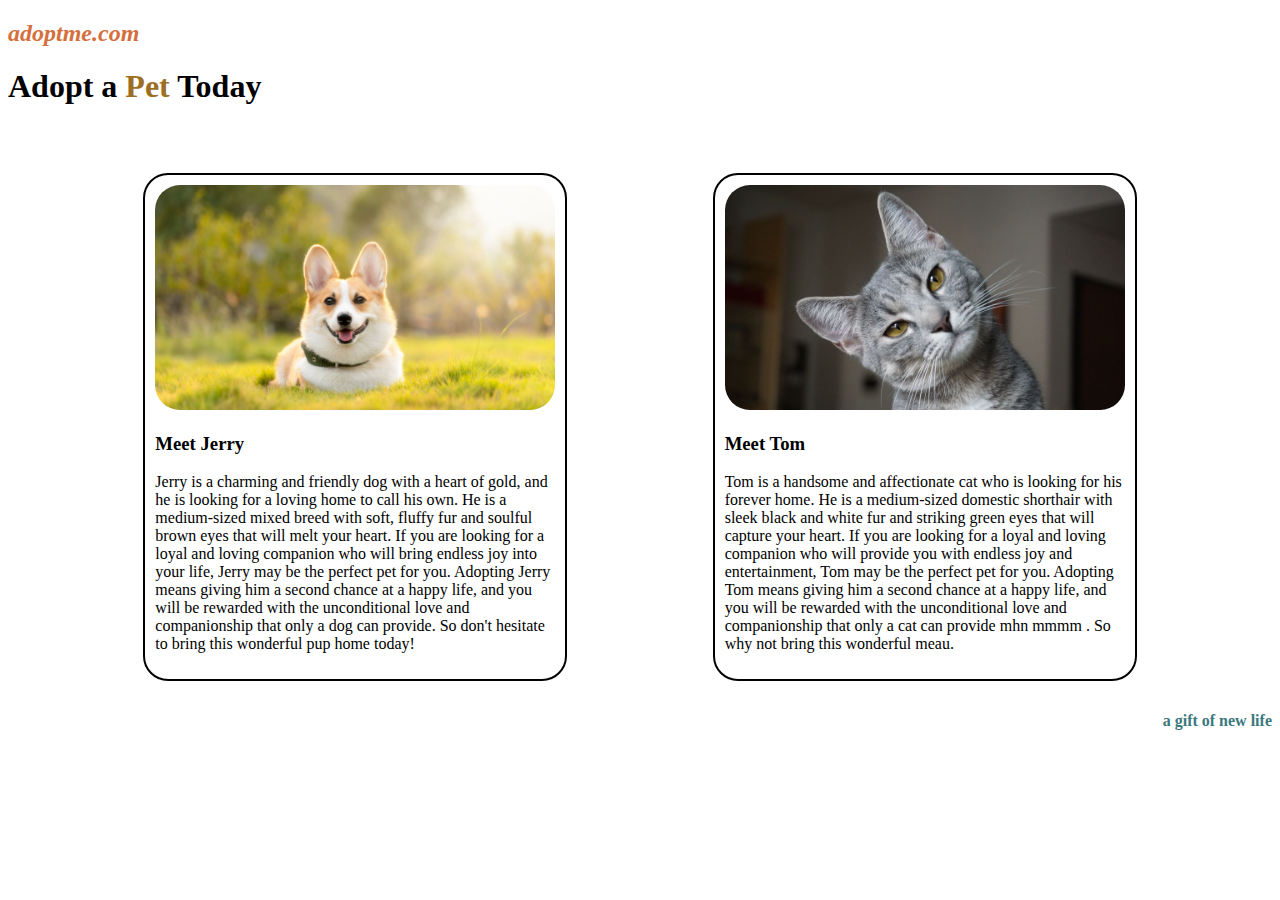
<file: Adoption Page/index.html>
<!DOCTYPE html>
<html lang="en">
  <head>
    <meta charset="UTF-8" />
    <meta http-equiv="X-UA-Compatible" content="IE=edge" />
    <meta name="viewport" content="width=device-width, initial-scale=1.0" />
    <title>CSS</title>
    <link rel="stylesheet" href="style.css" />
  </head>
  <body>
    <h2><i>adoptme.com</i></h2>
    <h1>Adopt a <span>Pet</span> Today</h1>
    <br /><br />
    <div id="pets">
      <div class="card">
        <img src="dog.jpg" alt="jerry" />
        <h3>Meet Jerry</h3>
        <p>
          Jerry is a charming and friendly dog with a heart of gold, and he is
          looking for a loving home to call his own. He is a medium-sized mixed
          breed with soft, fluffy fur and soulful brown eyes that will melt your
          heart. If you are looking for a loyal and loving companion who will
          bring endless joy into your life, Jerry may be the perfect pet for
          you. Adopting Jerry means giving him a second chance at a happy life,
          and you will be rewarded with the unconditional love and companionship
          that only a dog can provide. So don't hesitate to bring this wonderful
          pup home today!
        </p>
      </div>
      <div class="card cat">
        <img src="cat.jpg" alt="tom" />
        <h3>Meet Tom</h3>
        <p>
          Tom is a handsome and affectionate cat who is looking for his forever
          home. He is a medium-sized domestic shorthair with sleek black and
          white fur and striking green eyes that will capture your heart. If you
          are looking for a loyal and loving companion who will provide you with
          endless joy and entertainment, Tom may be the perfect pet for you.
          Adopting Tom means giving him a second chance at a happy life, and you
          will be rewarded with the unconditional love and companionship that
          only a cat can provide mhn mmmm . So why not bring this wonderful meau.
          <!-- feline into your life today? -->
        </p>
      </div>
    </div>
    <h4>a gift of new life</h4>
  </body>
</html>
</file>
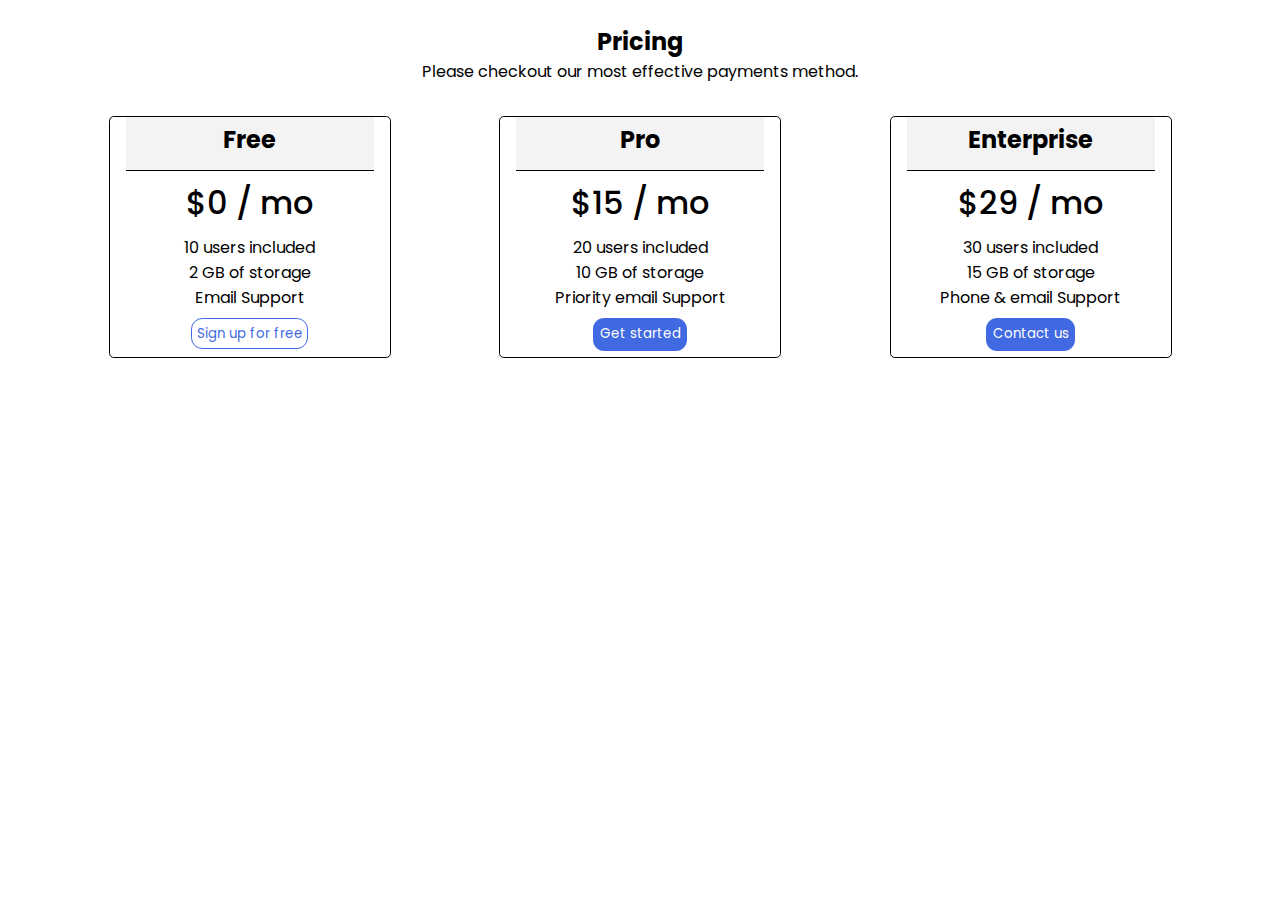
<file: Card-Section/index.html>
<!DOCTYPE html>
<html lang="en">
  <head>
    <meta charset="UTF-8" />
    <meta name="viewport" content="width=device-width, initial-scale=1.0" />
    <title>Card Section</title>
    <link rel="stylesheet" href="style.css" />
    <link rel="preconnect" href="https://fonts.googleapis.com" />
    <link rel="preconnect" href="https://fonts.gstatic.com" crossorigin />
    <link
      href="https://fonts.googleapis.com/css2?family=Poppins:ital,wght@0,100;0,200;0,300;0,400;0,500;0,600;0,700;0,800;0,900;1,100;1,200;1,300;1,400;1,500;1,600;1,700;1,800;1,900&display=swap"
      rel="stylesheet"
    />
  </head>
  <body>
    <div class="header">
      <h2>Pricing</h2>
      <p>Please checkout our most effective payments method.</p>
    </div>
    <div class="main-container">
      <div class="container">
        <nav>Free</nav>
        <div class="content">
          <h3>$0 / mo</h3>
          <p>10 users included</p>
          <p>2 GB of storage</p>
          <p>Email Support</p>
          <button class="btn">Sign up for free</button>
        </div>
      </div>

      <div class="container">
        <nav>Pro</nav>
        <div class="content">
          <h3>$15 / mo</h3>
          <p>20 users included</p>
          <p>10 GB of storage</p>
          <p>Priority email Support</p>
          <button class="btn btn-2">Get started</button>
        </div>
      </div>

      <div class="container b">
        <nav>Enterprise</nav>
        <div class="content">
          <h3>$29 / mo</h3>
          <p>30 users included</p>
          <p>15 GB of storage</p>
          <p>Phone & email Support</p>
          <button class="btn btn-2">Contact us</button>
        </div>
      </div>
    </div>
  </body>
</html>
</file>
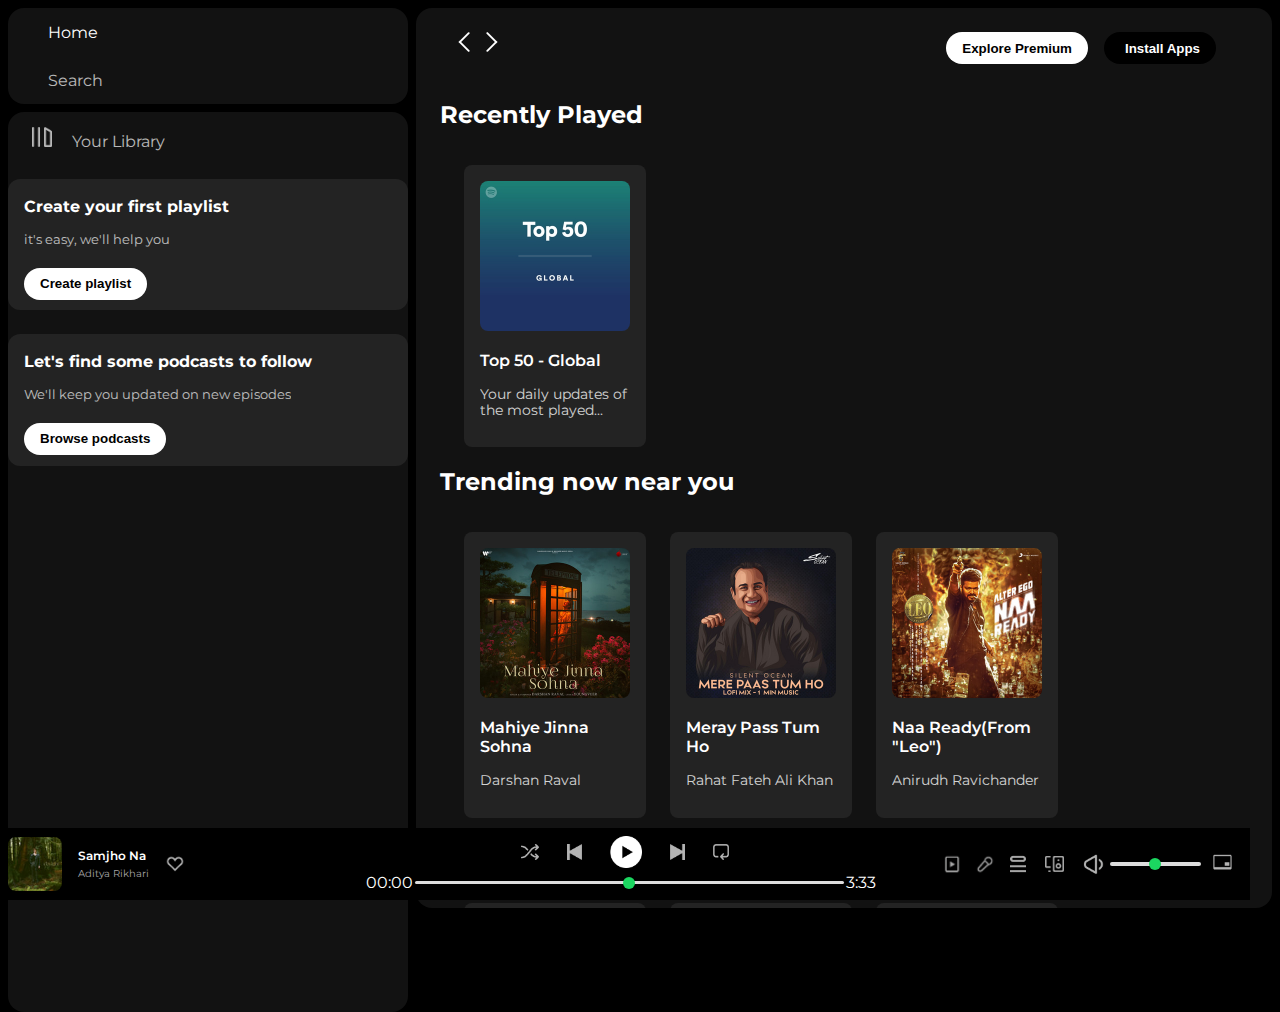
<file: Spotify Clone/index.html>
<!DOCTYPE html>
<html lang="en">
  <head>
    <meta charset="UTF-8" />
    <meta name="viewport" content="width=device-width, initial-scale=1.0" />
    <link
      rel="stylesheet"
      href="https://cdnjs.cloudflare.com/ajax/libs/font-awesome/6.5.1/css/all.min.css"
      integrity="sha512-DTOQO9RWCH3ppGqcWaEA1BIZOC6xxalwEsw9c2QQeAIftl+Vegovlnee1c9QX4TctnWMn13TZye+giMm8e2LwA=="
      crossorigin="anonymous"
      referrerpolicy="no-referrer"
    />
    <link rel="icon" href="/assets/logo.png" />
    <title>Spotify - Web Player: Music for everyone</title>
    <link rel="stylesheet" href="style.css" />
    <link rel="preconnect" href="https://fonts.googleapis.com" />
    <link rel="preconnect" href="https://fonts.gstatic.com" crossorigin />
    <link
      href="https://fonts.googleapis.com/css2?family=Montserrat:ital,wght@0,100..900;1,100..900&display=swap"
      rel="stylesheet"
    />
  </head>
  <body>
    <div class="main">
      <div class="sidebar">
        <div class="nav">
          <div class="nav-option" style="opacity: 1">
            <i class="fa-solid fa-house"></i>
            <a href="#">Home</a>
          </div>
          <div class="nav-option">
            <i class="fa-solid fa-magnifying-glass"></i>
            <a href="#">Search</a>
          </div>
        </div>

        <div class="library">
          <div class="options">
            <div class="lib-option nav-option">
              <img src="assets/library_icon.png" alt="" />
              <a href="#">Your Library</a>
            </div>
            <div class="icons">
              <i class="fa-solid fa-plus"></i>
              <i class="fa-solid fa-arrow-right"></i>
            </div>
          </div>
          <div class="lib-box">
            <div class="box">
              <p class="box-p1">Create your first playlist</p>
              <p class="box-p2">it's easy, we'll help you</p>
              <button class="badge">Create playlist</button>
            </div>
            <div class="box">
              <p class="box-p1">Let's find some podcasts to follow</p>
              <p class="box-p2">We'll keep you updated on new episodes</p>
              <button class="badge">Browse podcasts</button>
            </div>
          </div>
        </div>
      </div>
      <div class="main-content">
        <div class="sticky-nav">
          <div class="sticky-nav-icons">
            <img src="assets/backward_icon.png" alt="" />
            <img src="assets/forward_icon.png" class="hide" alt="" />
          </div>
          <div class="sticky-nav-options">
            <button class="badge nav-item hide">Explore Premium</button>
            <button class="badge nav-item dark-badge">
              <i class="fa-regular fa-circle-down" style="margin-right: 5px"></i
              >Install Apps
            </button>
            <i class="fa-regular fa-user nav-item"></i>
          </div>
        </div>

        <h2>Recently Played</h2>
        <div class="cards-container">
          <div class="card">
            <img src="assets/card1img.jpeg" alt="" class="card-img" />
            <p class="card-title">Top 50 - Global</p>
            <p class="card-info">Your daily updates of the most played...</p>
          </div>
        </div>

        <h2>Trending now near you</h2>
        <div class="cards-container">
          <div class="card">
            <img src="assets/card2img.jpeg" alt="" class="card-img" />
            <p class="card-title">Mahiye Jinna Sohna</p>
            <p class="card-info">Darshan Raval</p>
          </div>
          <div class="card">
            <img src="assets/card3img.jpeg" alt="" class="card-img" />
            <p class="card-title">Meray Pass Tum Ho</p>
            <p class="card-info">Rahat Fateh Ali Khan</p>
          </div>
          <div class="card">
            <img src="assets/card4img.jpeg" alt="" class="card-img" />
            <p class="card-title">Naa Ready(From "Leo")</p>
            <p class="card-info">Anirudh Ravichander</p>
          </div>
        </div>
        <h2>Featured Charts</h2>
        <div class="cards-container">
          <div class="card">
            <img src="assets/card5img.jpeg" alt="" class="card-img" />
            <p class="card-title">Top Songs - Global</p>
            <p class="card-info">Daily updates of the most played songs...</p>
          </div>
          <div class="card">
            <img src="assets/card6img.jpeg" alt="" class="card-img" />
            <p class="card-title">Top Songs - India</p>
            <p class="card-info">India most played songs...</p>
          </div>
          <div class="card">
            <img src="assets/card1img.jpeg" alt="" class="card-img" />
            <p class="card-title">Top 50 - Global</p>
            <p class="card-info">Your daily updates of the most played...</p>
          </div>
        </div>

        <div class="footer">
          <div class="line"></div>
        </div>
      </div>
      <div class="music-player">
        <div class="album">
          <img
            src="assets/album_picture.jpeg"
            class="album-picture"
            width="54"
          />
          <div class="names">
            <div class="song-name">
              <a href="#">Samjho Na</a>
            </div>
            <div class="singer-name">
              <a href="#">Aditya Rikhari</a>
            </div>
          </div>

          <img
            src="assets/album_icon1.png"
            height="20"
            alt=""
            style="opacity: 0.7"
          />
        </div>
        <div class="player">
          <div class="player-controls">
            <img
              src="assets/player_icon1.png"
              class="player-control-icon"
              alt=""
            />
            <img
              src="assets/player_icon2.png"
              class="player-control-icon"
              alt=""
            />
            <img
              src="assets/player_icon3.png"
              class="player-control-icon"
              alt=""
              style="opacity: 1; height: 2rem"
            />
            <img
              src="assets/player_icon4.png"
              class="player-control-icon"
              alt=""
            />
            <img
              src="assets/player_icon5.png"
              class="player-control-icon"
              alt=""
            />
          </div>
          <div class="playback-bar">
            <span class="curr-time">00:00</span>
            <input
              type="range"
              min="0"
              max="100"
              class="progress-bar"
              step="1"
            />
            <span>3:33</span>
          </div>
        </div>
        <div class="controls">
          <img src="assets/controls_icon1.png" alt="" class="control-icons" />
          <img src="assets/controld_icon2.png" alt="" class="control-icons" />
          <img src="assets/controls_icon3.png" alt="" class="control-icons-1" />
          <img src="assets/controls_icon4.png" alt="" class="control-icons-2" />
          <div class="volume-button">
            <img src="assets/controls_icon5.png" class="vol" alt="" />
            <input
              type="range"
              min="0"
              max="100"
              step="5"
              class="progress-bar sm"
            />
          </div>
          <img src="assets/album_icon2.png" alt="" class="control-icons" />
        </div>
      </div>
    </div>
  </body>
</html>
</file>
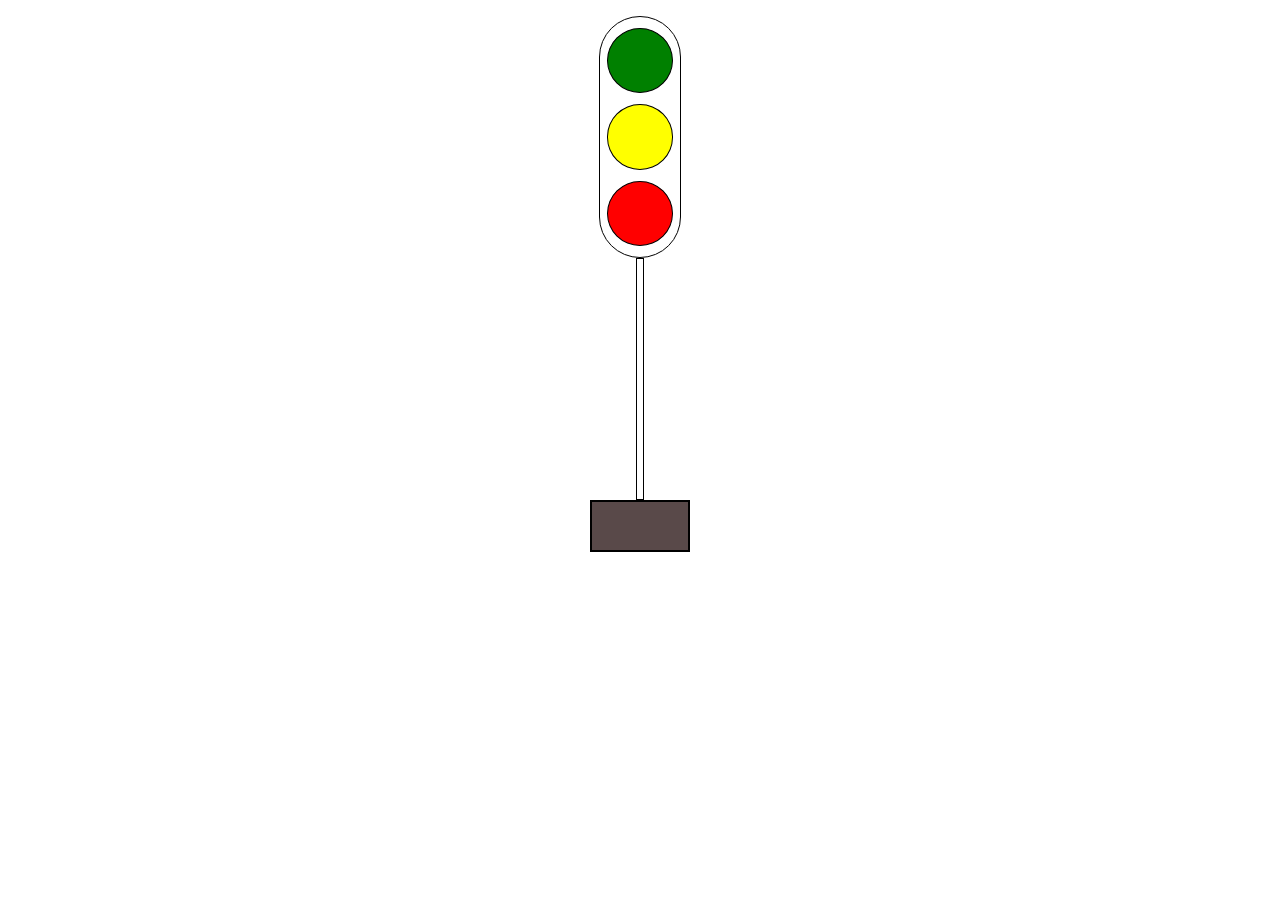
<file: Traffic Light/index.html>
<!DOCTYPE html>
<html lang="en">
  <head>
    <meta charset="UTF-8" />
    <meta name="viewport" content="width=device-width, initial-scale=1.0" />
    <title>Traffic Light</title>
    <link rel="stylesheet" href="style.css" />
  </head>
  <body>
    <div class="container">
      <div class="green"></div>
      <div class="yellow"></div>
      <div class="red"></div>
    </div>
    <div class="poll"></div>
    <div class="stand"></div>
  </body>
</html>
</file>
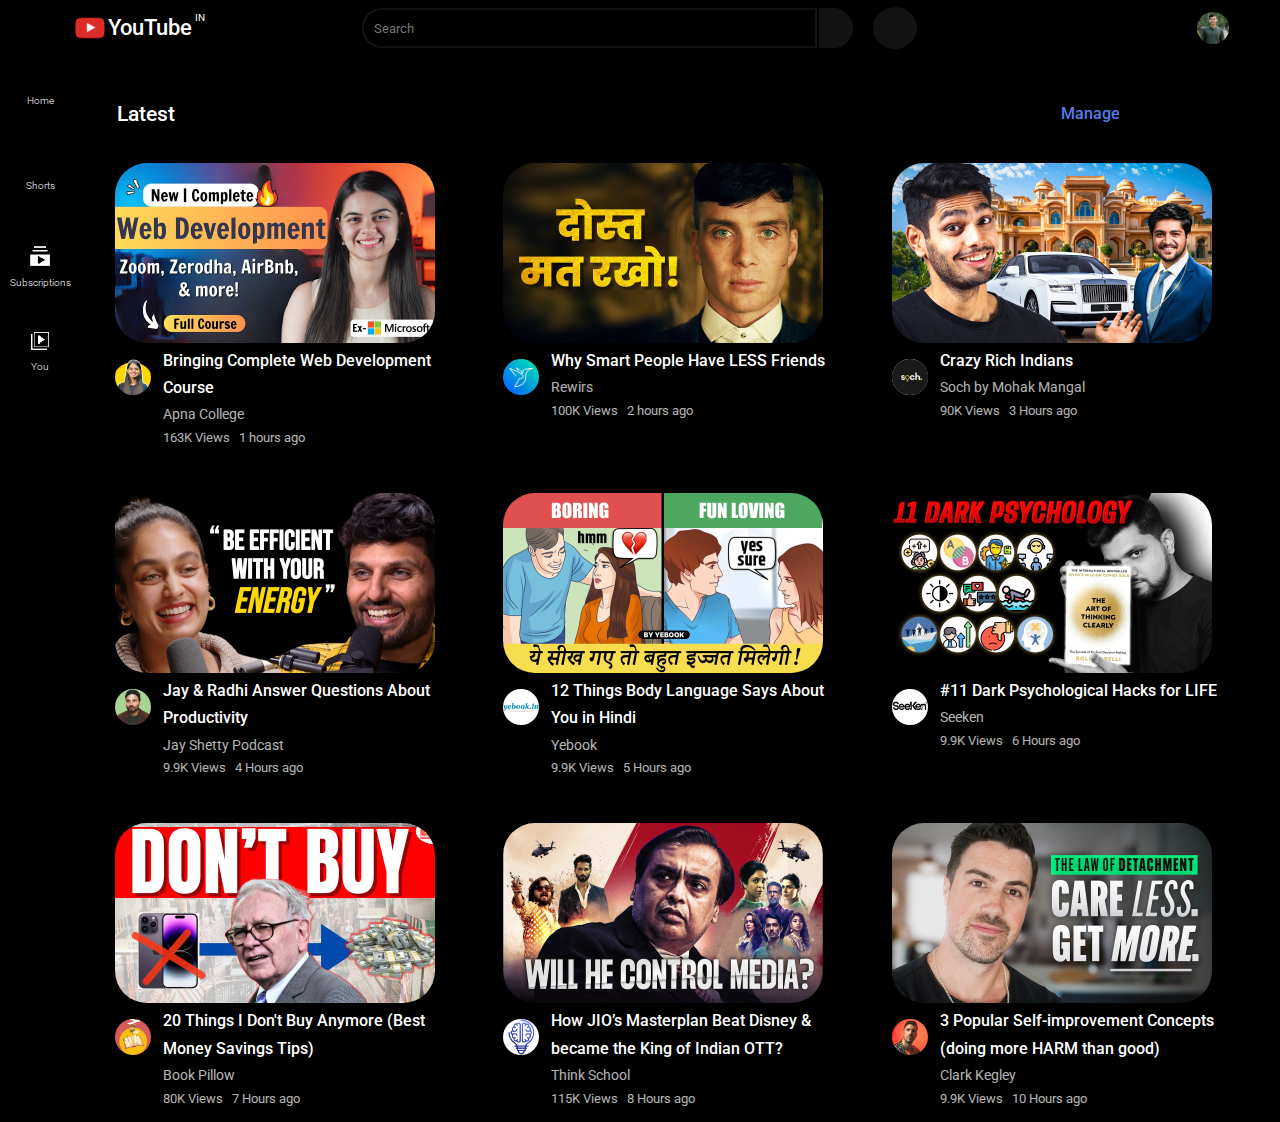
<file: Youtube Clone/index.html>
<!DOCTYPE html>
<html lang="en">
  <head>
    <meta charset="UTF-8" />
    <meta name="viewport" content="width=device-width, initial-scale=1.0" />
    <title>Youtube</title>
    <link rel="icon" href="img/pngwing.com.png" />
    <link
      rel="stylesheet"
      href="https://cdnjs.cloudflare.com/ajax/libs/font-awesome/6.5.1/css/all.min.css"
      integrity="sha512-DTOQO9RWCH3ppGqcWaEA1BIZOC6xxalwEsw9c2QQeAIftl+Vegovlnee1c9QX4TctnWMn13TZye+giMm8e2LwA=="
      crossorigin="anonymous"
      referrerpolicy="no-referrer"
    />
    <link rel="preconnect" href="https://fonts.googleapis.com" />
    <link rel="preconnect" href="https://fonts.gstatic.com" crossorigin />
    <link
      href="https://fonts.googleapis.com/css2?family=Roboto:ital,wght@0,100;0,300;0,400;0,500;0,700;0,900;1,100;1,300;1,400;1,500;1,700;1,900&display=swap"
      rel="stylesheet"
    />
    <link rel="stylesheet" href="style.css" />
  </head>
  <body>
    <div class="header">
      <div class="logo">
        <i class="fa-solid fa-bars ham"></i>
        <div class="logo-option">
          <img src="img/pngwing.com.png" alt="" width="30px" />
          <div class="yt">YouTube</div>
          <sup>IN</sup>
        </div>
      </div>
      <div class="search-bar">
        <input type="search" class="srch" placeholder="Search" />
        <div class="srch-icon">
          <i class="fa-solid fa-magnifying-glass"></i>
        </div>
        <div class="mic">
          <i class="fa-solid fa-microphone"></i>
        </div>
      </div>

      <div class="sign-in">
        <i class="fa-solid fa-video"></i>
        <i class="fa-regular fa-bell"></i>
        <img src="img/pic.jpg" alt="" />
      </div>
    </div>

    <div class="sidebar">
      <div class="home-btn">
        <i class="fa-solid fa-house"></i>
        <span>Home</span>
      </div>
      <div class="home-btn">
        <i class="fa-regular fa-file-video"></i>
        <span>Shorts</span>
      </div>
      <div class="home-btn">
        <img src="img/subs.png" alt="" width="24px" />
        <span>Subscriptions</span>
      </div>
      <div class="home-btn">
        <img src="img/media.png" alt="" width="22px" />
        <span>You</span>
      </div>
    </div>
    <div class="main-content">
      <div class="container">
        <div class="heading">Latest</div>
        <div class="grid">
          <div class="manage">Manage</div>
          <div class="icons">
            <i class="fa-solid fa-grip"></i>
            <i class="fa-solid fa-list list2"></i>
          </div>
        </div>
      </div>

      <div class="video-section">
        <div class="first-video">
          <img src="img/Apna College.jpg" alt="" width="320px" />
          <div class="lg-content">
            <img src="img/apna-college-logo.jpg" alt="" class="lg" />
            <div class="title">
              <div class="name">Bringing Complete Web Development Course</div>
              <div class="channel-name">Apna College</div>
              <div class="watch-time">
                <div>163K Views</div>
                <div>&nbsp;&nbsp;&nbsp;1 hours ago</div>
              </div>
            </div>
          </div>
        </div>
        <div class="first-video">
          <img src="img/Rewirs-img.jpg" alt="" width="320px" />
          <div class="lg-content">
            <img src="img/rewirs.jpg" alt="" class="lg" />
            <div class="title">
              <div class="name">Why Smart People Have LESS Friends</div>
              <div class="channel-name">Rewirs</div>
              <div class="watch-time">
                <div>100K Views</div>
                <div>&nbsp;&nbsp;&nbsp;2 hours ago</div>
              </div>
            </div>
          </div>
        </div>

        <div class="first-video">
          <img src="img/Soch.jpg" alt="" width="320px" />
          <div class="lg-content">
            <img src="img/Soch-logo.png" alt="" class="lg" />
            <div class="title">
              <div class="name">Crazy Rich Indians</div>
              <div class="channel-name">Soch by Mohak Mangal</div>
              <div class="watch-time">
                <div>90K Views</div>
                <div>&nbsp;&nbsp;&nbsp;3 Hours ago</div>
              </div>
            </div>
          </div>
        </div>

        <div class="first-video">
          <img src="img/Jay_Shetty.jpg" alt="" width="320px" />
          <div class="lg-content">
            <img src="img/jay-logo.jpg" alt="" class="lg" />
            <div class="title">
              <div class="name">
                Jay & Radhi Answer Questions About Productivity
              </div>
              <div class="channel-name">Jay Shetty Podcast</div>
              <div class="watch-time">
                <div>9.9K Views</div>
                <div>&nbsp;&nbsp;&nbsp;4 Hours ago</div>
              </div>
            </div>
          </div>
        </div>

        <div class="first-video">
          <img src="img/Yebook.jpg" alt="" width="320px" />
          <div class="lg-content">
            <img src="img/yebook-logo.jpg" alt="" class="lg" />
            <div class="title">
              <div class="name">
                12 Things Body Language Says About You in Hindi
              </div>
              <div class="channel-name">Yebook</div>
              <div class="watch-time">
                <div>9.9K Views</div>
                <div>&nbsp;&nbsp;&nbsp;5 Hours ago</div>
              </div>
            </div>
          </div>
        </div>

        <div class="first-video">
          <img src="img/Seeken.jpg" alt="" width="320px" />
          <div class="lg-content">
            <img src="img/seeken-logo.jpg" alt="" class="lg" />
            <div class="title">
              <div class="name">#11 Dark Psychological Hacks for LIFE</div>
              <div class="channel-name">Seeken</div>
              <div class="watch-time">
                <div>9.9K Views</div>
                <div>&nbsp;&nbsp;&nbsp;6 Hours ago</div>
              </div>
            </div>
          </div>
        </div>

        <div class="first-video">
          <img src="img/BookPillow.jpg" alt="" width="320px" />
          <div class="lg-content">
            <img src="img/bookpillow-logo.jpg" alt="" class="lg" />
            <div class="title">
              <div class="name">
                20 Things I Don't Buy Anymore (Best Money Savings Tips)
              </div>
              <div class="channel-name">Book Pillow</div>
              <div class="watch-time">
                <div>80K Views</div>
                <div>&nbsp;&nbsp;&nbsp;7 Hours ago</div>
              </div>
            </div>
          </div>
        </div>

        <div class="first-video">
          <img src="img/ThinkSchool.jpg" alt="" width="320px" />
          <div class="lg-content">
            <img src="img/thinkschool-logo.jpg" alt="" class="lg" />
            <div class="title">
              <div class="name">
                How JIO’s Masterplan Beat Disney & became the King of Indian
                OTT?
              </div>
              <div class="channel-name">Think School</div>
              <div class="watch-time">
                <div>115K Views</div>
                <div>&nbsp;&nbsp;&nbsp;8 Hours ago</div>
              </div>
            </div>
          </div>
        </div>

        <div class="first-video">
          <img src="img/Clark.jpg" alt="" width="320px" />
          <div class="lg-content">
            <img src="img/clark_logo.jpg" alt="" class="lg" />
            <div class="title">
              <div class="name">
                3 Popular Self-improvement Concepts (doing more HARM than good)
              </div>
              <div class="channel-name">Clark Kegley</div>
              <div class="watch-time">
                <div>9.9K Views</div>
                <div>&nbsp;&nbsp;&nbsp;10 Hours ago</div>
              </div>
            </div>
          </div>
        </div>
      </div>
    </div>
  </body>
</html>
</file>
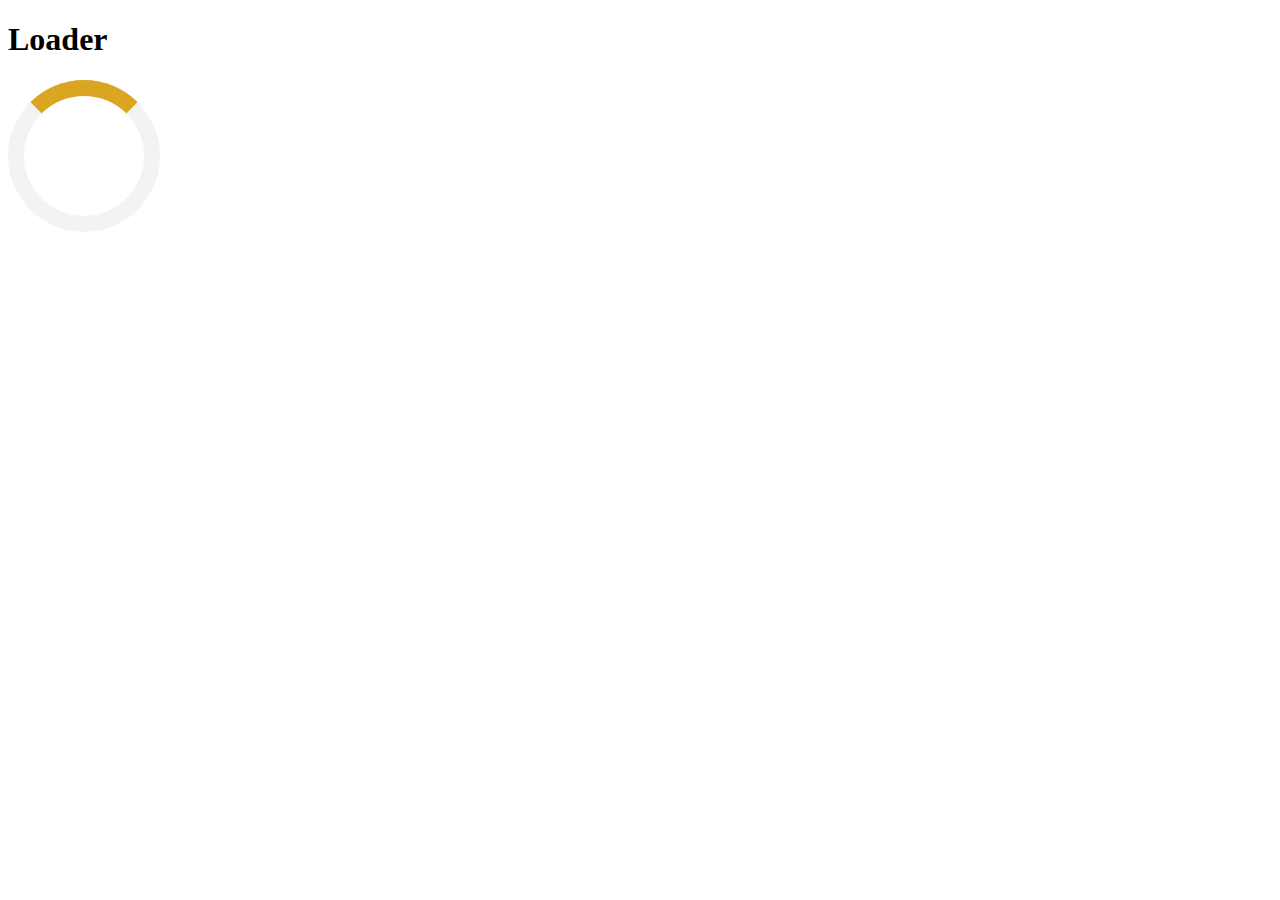
<file: Loader/loader.html>
<!DOCTYPE html>
<html lang="en">
<head>
    <meta charset="UTF-8">
    <meta name="viewport" content="width=device-width, initial-scale=1.0">
    <title>Loader</title>
    <link rel="stylesheet" href="load.css">
</head>
<body>
    <h1>Loader</h1>
    <div class="loader"></div>
</body>
</html>
</file>
<file: Adoption Page/style.css>
.card {
    width: 400px;
    border: 2px solid black;
    border-radius: 25px;
    padding: 10px;
    margin: 10px;
  }
  
  img {
    width: 100%;
    border-radius: 25px;
  }
  
  h2 {
    color: #d56f3e;
  }
  
  span {
    color: #9d6f24;
  }
  
  h4 {
    text-align: right;
    color: #3c787e;
  }
  
  #pets {
    display: flex;
    justify-content: space-evenly;
  }

  @media (max-width:375px)
  {
    #pets
    {
        flex-wrap: wrap;
    }
  }
</file>
<file: Card-Section/style.css>
* {
  margin: 0;
  padding: 0;
  font-family: "Poppins", sans-serif;
}

.main-container {
  display: flex;
  justify-content: space-evenly;
  flex-wrap: wrap;
  align-items: center;
}

.header {
  display: flex;
  flex-direction: column;
  justify-content: center;
  align-items: center;
  margin-top: 1.5rem;
  margin-bottom: 2rem;
}

.container {
  width: 280px;
  height: 240px;
  border: 1px solid black;
  border-radius: 0.3rem;
}

.content {
  display: flex;
  justify-content: center;
  align-items: center;
  flex-direction: column;
}

nav {
  text-align: center;
  padding-top: 0.3rem;
  font-weight: 700;
  height: 20%;
  font-size: x-large;
  margin: 0 1rem 0 1rem;
  border-bottom: 0.1px solid black;
  background-color: rgba(218, 218, 218, 0.326);
}

h3 {
  margin-top: 0.5rem;
  margin-bottom: 0.5rem;
  font-weight: 500;
  font-size: 2rem;
}

.btn {
  margin-top: 0.5rem;
  padding: 0.3rem;
  color: royalblue;
  border: 1px solid royalblue;
  background-color: transparent;
  border-radius: 0.7rem;
}

.btn-2 {
  background-color: royalblue;
  border: none;
  padding: 0.4rem;
  color: white;
}

@media (min-width: 640px) and (max-width: 880px) {
  .main-container {
    gap: 50px;
  }
  .b {
    width: 80%;
  }
}

@media (max-width: 640px) {
  .main-container {
    gap: 50px;
  }
}
</file>
<file: Spotify Clone/style.css>
body {
  font-family: "Montserrat", sans-serif;
  background-color: black;
  margin: 0;
  color: white;
  overflow: hidden;
}

.main {
  display: flex;
  height: 100vh;
  padding: 0.5rem;
}

.sidebar {
  background-color: black;
  border-radius: 1rem; /*16px*/
  width: 400px;
  margin-right: 0.5rem;
}

.main-content {
  background-color: #121212;
  flex: 1;
  border-radius: 1rem;
  overflow: auto;
  padding: 0 1.5rem 0 1.5rem;
}

.music-player {
  background-color: black;
  position: fixed;
  bottom: 0;
  width: 97%;
  height: 72px;
}

a {
  text-decoration: none;
  color: white;
}

.nav {
  background-color: #121212;
  border-radius: 1rem;
  display: flex;
  flex-direction: column;
  justify-content: center;
  height: 80px;
  padding: 0.5rem 0.75rem;
}

.nav-option {
  line-height: 2.5rem;
  opacity: 0.7;
  padding: 0.2rem 0.75rem;
}

.nav-option:hover {
  opacity: 1;
}

.nav-option i {
  font-size: 1.25rem;
}

.nav-option a {
  font-size: 1rem;
  margin-left: 1rem;
}

.library {
  background-color: #121212;
  border-radius: 1rem;
  height: 100%;
  margin-top: 0.5rem;
}

.options {
  display: flex;
  justify-content: space-between;
  align-items: center;
  padding: 0.4rem 0.75rem;
}

.lib-option img {
  height: 1.25rem;
  width: 1.25rem;
}

.icons {
  font-size: 1.25rem;
  display: flex;
}

.icons i {
  opacity: 0.7;
  margin: 0.5rem;
}

.icons i:hover {
  opacity: 1;
  cursor: pointer;
}

.box {
  background-color: #232323;
  height: 8rem;
  border-radius: 0.75rem;
  margin: 0.5rem 0 1.5rem 0;
  padding: 0.1rem 1rem;
}

.box-p1 {
  font-size: 1rem;
  font-weight: 700;
}

.box-p2 {
  font-size: 0.8rem;
  opacity: 0.7;
}

.badge {
  background-color: white;
  border: none;
  padding: 0.25rem 1rem;
  font-weight: 700;
  margin-top: 0.5rem;
  height: 2rem;
  border-radius: 100px;
  width: fit-content;
}

.dark-badge {
  background-color: black;
  color: white;
}

.sticky-nav {
  position: sticky;
  top: 0;
  background-color: #121212;
  display: flex;
  justify-content: space-between;
  align-items: center;
  z-index: 10;
  padding: 1rem 0 1rem 0;
}

.sticky-nav-icons {
  margin-left: 0.75rem;
}

.sticky-nav-options {
  display: flex;
  justify-content: center;
  align-items: center;
}

.nav-item {
  margin-right: 1rem;
}

@media (max-width: 1000px) {
  .hide {
    display: none;
  }
}

.card {
  background-color: #232323;
  border-radius: 0.5rem;
  width: 150px;
  padding: 1rem;
  margin-top: 1rem;
  margin-left: 1.5rem;
}

.cards-container {
  display: flex;
  flex-wrap: wrap;
}

.card-img {
  width: 100%;
  border-radius: 0.5rem;
}

.card-title {
  font-weight: 600;
}

.card-info {
  font-size: 0.85rem;
  opacity: 0.8;
}

.footer {
  height: 300px;
  display: flex;
  align-items: center;
  justify-content: center;
}

.line {
  width: 90%;
  height: 50%;
  border-top: 1px solid white;
  opacity: 0.4;
}

.music-player {
  display: flex;
  align-items: center;
  justify-content: space-between;
}

.album {
  width: 25%;
}

.player {
  width: 50%;
}

.controls {
  width: 25%;
}

.player-controls {
  display: flex;
  justify-content: center;
  align-items: center;
  margin-bottom: 0.3rem;
  margin-left: 2.3rem;
}

.player-control-icon {
  height: 1rem;
  opacity: 0.7;
  margin-right: 1.75rem;
}

.player-control-icon:hover {
  opacity: 1;
  cursor: pointer;
}

.playback-bar {
  display: flex;
  justify-content: center;
  align-items: center;
}

.progress-bar {
  width: 70%;
  appearance: none;
  background-color: transparent;
  cursor: pointer;
}

.progress-bar::-webkit-slider-runnable-track {
  background-color: #ddd;
  height: 0.22rem;
  border-radius: 100px;
}

.progress-bar::-webkit-slider-thumb {
  appearance: none;
  height: 0.75rem;
  width: 0.75rem;
  background-color: #1bd760;
  border-radius: 50%;
  margin-top: -4px;
}

.album {
  display: flex;
  align-items: center;
}

.album-picture {
  border-radius: 0.5rem;
}
.names {
  display: flex;
  flex-direction: column;
  justify-content: center;
  align-items: baseline;
}
.song-name,
.singer-name {
  display: flex;
  flex-direction: column;
  font-size: 0.75rem;
  justify-content: center;
  align-items: center;
  padding: 0 1rem 0 1rem;
}

.singer-name a {
  font-size: 0.65rem;
  color: #a7a7a7;
}

.song-name {
  font-size: 0.75rem;
  margin-bottom: 0.3rem;
  font-weight: 600;
}

.controls {
  display: flex;
  justify-content: center;
  align-items: center;
  padding: 8px;
}

.control-icons {
  width: 1.75rem;
  height: 2.2rem;
  padding: 0.3rem;
}

.control-icons-1 {
  opacity: 0.65;
  height: 1.45rem;
  padding: 0.3rem;
  margin-right: 0.35rem;
}

.control-icons-2 {
  height: 1rem;
  opacity: 0.65;
  padding: 0.3rem;
  margin-right: 0.35rem;
}

.volume-button {
  display: flex;
  justify-content: center;
  align-items: center;
}

.vol {
  height: 3rem;
}
</file>
<file: Traffic Light/style.css>
body {
  margin: 0;
  margin-top: 1rem;
  padding: 0;
  display: flex;
  flex-direction: column;
  justify-content: center;
  align-items: center;
  flex-wrap: wrap;
}
.container {
  width: 5rem;
  height: 15rem;
  border: 1px solid black;
  border-radius: 3rem;
  display: flex;
  flex-direction: column;
  align-items: center;
  justify-content: center;
}

.green,
.yellow,
.red {
  width: 4rem;
  height: 4rem;
  margin-bottom: 0.7rem;
  border: 1px solid black;
  border-radius: 50%;
}

.green {
  margin-top: 0.7rem;
  background-color: green;
}
.red {
  background-color: red;
}
.yellow {
  background-color: yellow;
}

.poll {
  height: 15rem;
  width: 0.4rem;
  border: 1.4px solid black;
}

.stand {
  height: 3rem;
  width: 6rem;
  border: 2px solid black;
  background-color: rgba(27, 5, 5, 0.731);
}
</file>
<file: Youtube Clone/style.css>
* {
  margin: 0;
  padding: 0;
  background-color: black;
  font-family: "Roboto", sans-serif;
}

.logo {
  width: 15%;
  /* background-color: gold; */
}

.search-bar {
  width: 70%;
  /* background: green; */
}

.sign-in {
  width: 15%;
  /* background-color: yellow; */
}

.header {
  display: flex;
  justify-content: space-between;
  padding: 0 1.8rem;
  padding-right: 0.8rem;
}

.logo {
  display: flex;
  width: 169px;
  height: 56px;
  justify-content: center;
  align-items: center;
}

.logo-option {
  display: flex;
  justify-content: center;
  align-items: center;
  font-size: 1.4rem;
  padding: 1.1rem 0.75rem 1.2rem 1.2rem;
}
.yt {
  padding-left: 3px;
  color: white;
  font-weight: 500;
}
.ham {
  font-size: 1.1rem;
  padding-left: 2.1rem;
  padding-right: 0.8rem;
  color: #fff;
}

sup {
  font-size: 10px;
  padding-bottom: 20px;
  padding-left: 3px;
  color: #fff;
}

.search-bar {
  display: flex;
  justify-content: center;
  align-items: center;
  width: 732px;
  height: 56px;
  color: #fff;
}

.srch {
  width: 455px;
  height: 40px;
  padding-left: 0.6rem;
  border-top-left-radius: 100px;
  border-bottom-left-radius: 100px;
  border: 2.5px solid #121212;
  color: white;
}

.srch-icon {
  height: 1.9rem;
  font-size: 20px;
  padding-top: 6px;
  padding-left: 1rem;
  margin-left: 1.5px;
  padding-right: 0.9rem;
  border-top-right-radius: 100px;
  border-bottom-right-radius: 100px;
  border: 2.5px solid #121212;
  background-color: #121212;
}

.mic {
  font-size: 20px;
  margin-left: 20px;
  text-align: center;
  padding-top: 4px;
  width: 40px;
  height: 34px;
  border-radius: 50%;
  border: 2.5px solid #121212;
  background-color: #121212;
}

.mic i {
  padding-top: 5px;
}

.sign-in {
  display: flex;
  justify-content: space-evenly;
  align-items: center;
}

.sign-in i {
  font-size: 24px;
  color: #fff;
}

.sign-in img {
  width: 2rem;
  border-radius: 50%;
}

.cover {
  display: flex;
}

.sidebar {
  display: flex;
  flex-direction: column;
  position: fixed;
  width: 6%;
  height: 100vh;
  padding-left: 0.5rem;
  font-weight: 300;
}

.main-content {
  margin-left: 4rem;
  height: 100vh;
  display: flex;
  flex-direction: column;
  /* justify-content: flex-start; */
  /* flex-wrap: wrap; */
  padding: 2.5rem 0 0;
  /* background-color: yellow; */
}

.home-btn {
  display: flex;
  flex-direction: column;
  align-items: center;
  justify-content: center;
  width: 64px;
  height: 74px;
  color: white;
  padding: 0.2rem 0 0.5rem;
}

.home-btn i {
  font-size: 1.3rem;
}

span {
  padding-top: 8px;
  font-size: 0.65rem;
}

.container {
  display: flex;
  justify-content: space-between;
  align-items: center;
  /* background-color: green; */
  height: 4.25rem;
  margin: 0 3.3rem;
  margin-right: 5rem;
  font-weight: 500;
  font-size: 1.3rem;
  color: white;
}

.grid {
  display: flex;
  align-items: center;
  height: 35px;
  gap: 2.5rem;
}

.icons {
  display: flex;
  align-items: center;
  gap: 2.5rem;
  font-size: 1.6rem;
}

.list2 {
  font-size: 1.25rem;
}

.manage {
  color: rgb(85, 123, 235);
  font-weight: 500;
  font-size: 1rem;
}

.video-section {
  display: flex;

  justify-content: space-evenly;
  flex-wrap: wrap;
  margin-left: 3rem;
}

.first-video img {
  border-radius: 2rem;
}

.first-video {
  width: 30%;
  margin-right: 2.2rem;
  margin-top: 2rem;
  margin-bottom: 1rem;
}
.lg-content {
  display: flex;
  color: white;
}

.lg {
  height: 36px;
  width: 36px;
  margin-top: 0.75rem;
  margin-right: 0.75rem;
}

.title {
  overflow-x: hidden;
  padding-right: 1.5rem;
}

.name {
  font-size: 1rem;
  line-height: 1.7rem;
  font-weight: 500;
}

.channel-name {
  font-size: 0.9rem;
  line-height: 1.8rem;
  opacity: 0.7;
  font-weight: 400;
}

.watch-time {
  display: flex;
  font-size: 0.8rem;
  opacity: 0.7;
  font-weight: 400;
}
</file>
<file: Loader/load.css>
.loader
{
    border: 16px solid #f3f3f3;
    border-top: 16px solid goldenrod;
    border-radius: 50%;
    height: 120px;
    width: 120px;
    animation: spin 2s linear infinite;
}

@keyframes spin {
    0%
    {
        rotate: 0deg;
    }
    100%
    {
        rotate: 360deg;
    }
}
</file>
